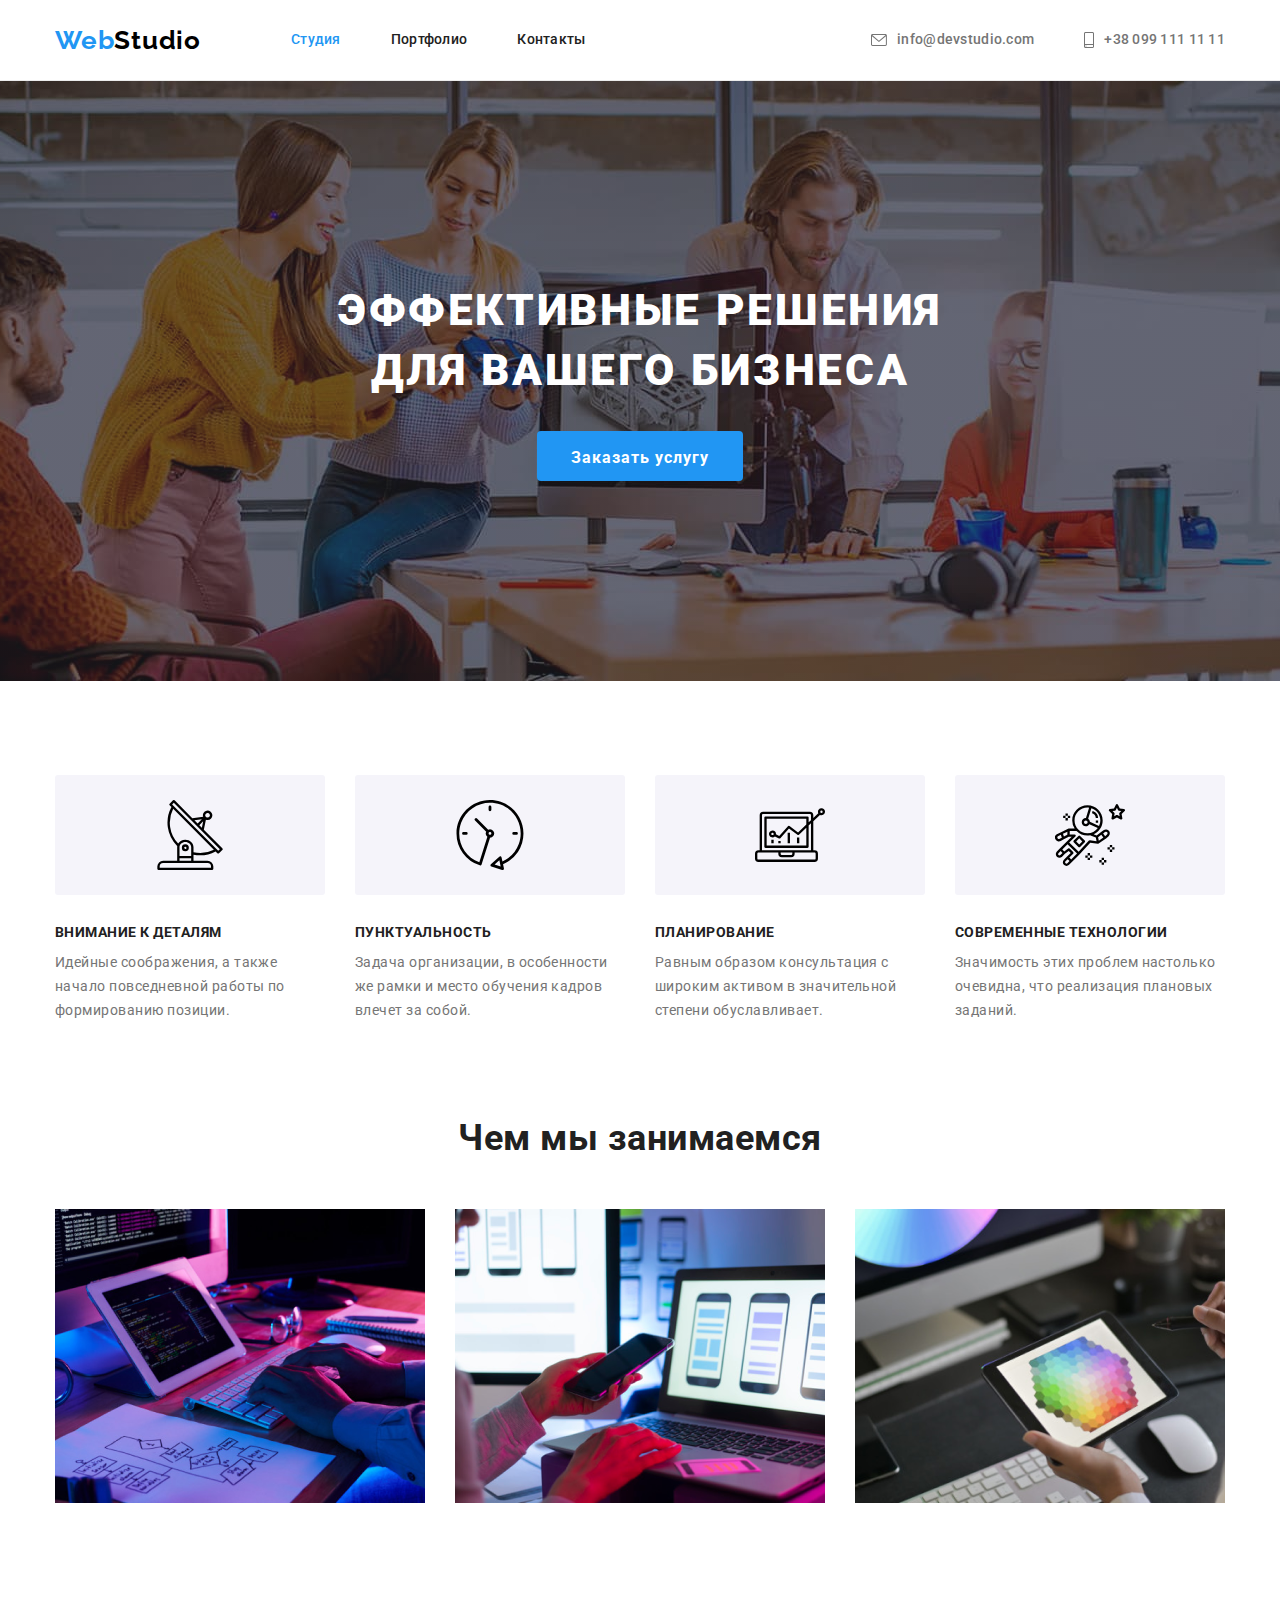
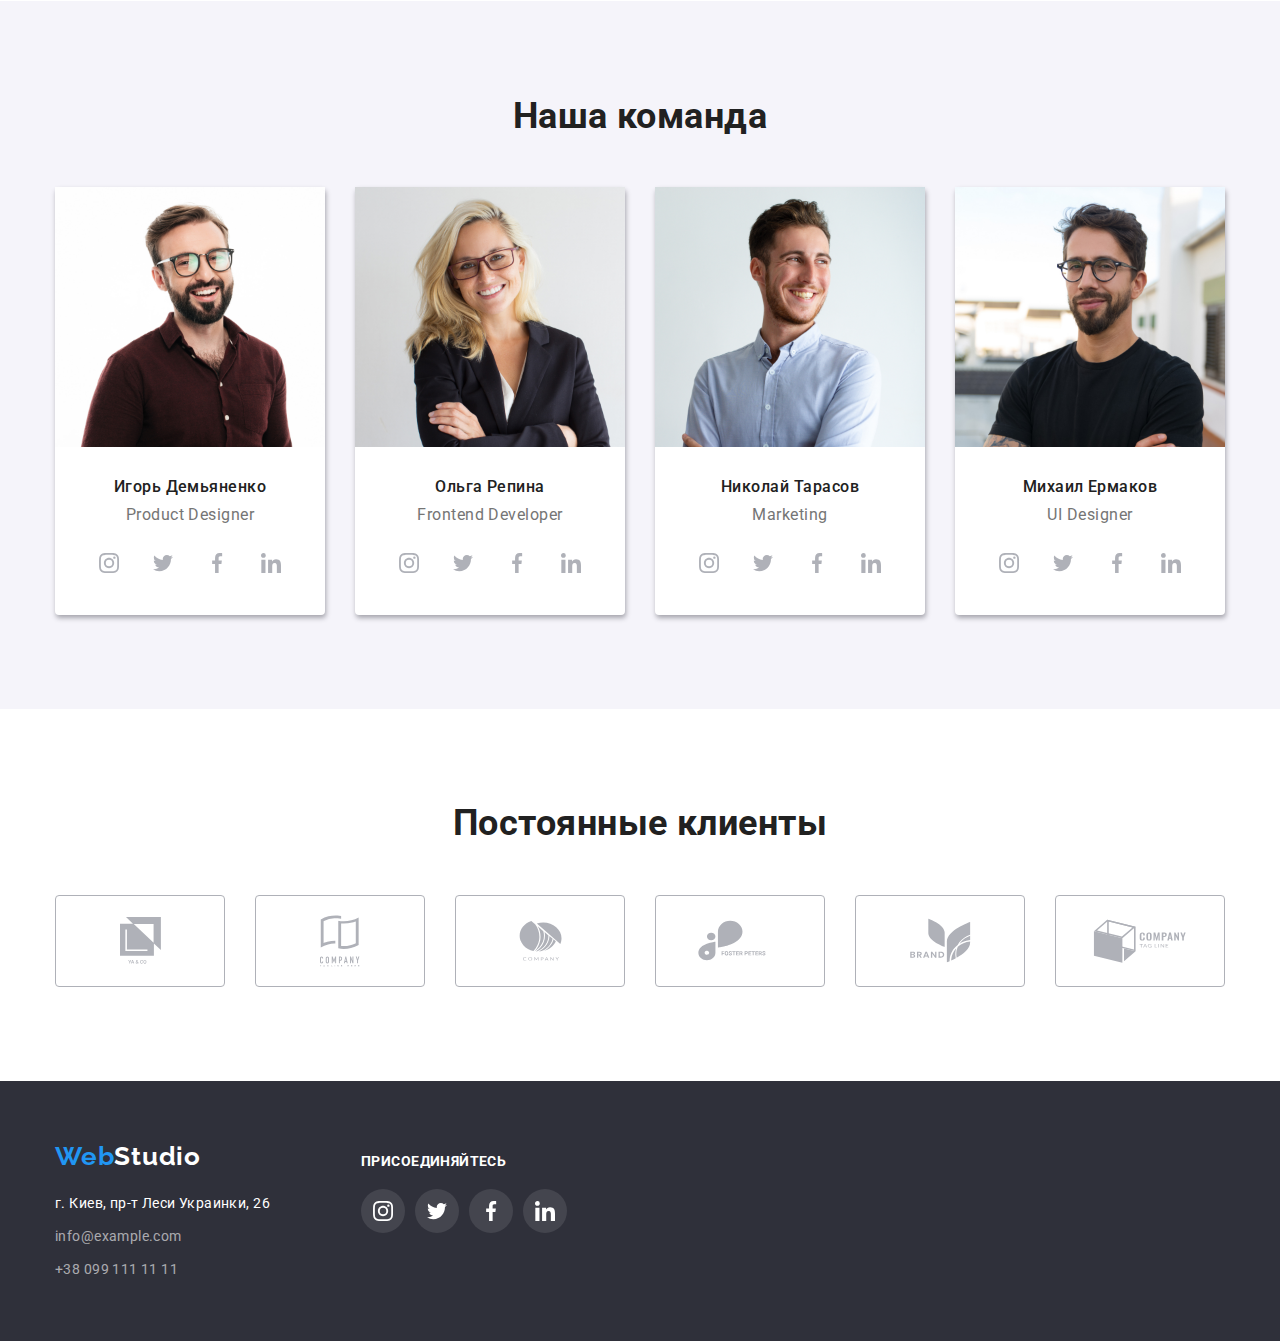
<file: index.html>
<!DOCTYPE html>
<html lang="ru">
  <head>
    <meta charset="UTF-8" />
    <meta http-equiv="X-UA-Compatible" content="IE=edge" />
    <meta name="viewport" content="width=device-width, initial-scale=1.0" />
    <title>Document</title>
    <link rel="preconnect" href="https://fonts.googleapis.com" />
    <link rel="preconnect" href="https://fonts.gstatic.com" crossorigin />
    <link
      href="https://fonts.googleapis.com/css2?family=Raleway:wght@700&family=Roboto:wght@400;500;700;900&display=swap"
      rel="stylesheet"
    />
    <link
      rel="stylesheet"
      href="https://cdnjs.cloudflare.com/ajax/libs/modern-normalize/1.1.0/modern-normalize.min.css"
    />

    <link rel="stylesheet" href="./css/styles.css" />
  </head>
  <body>
    <header class="header">
      <div class="container main-nav">
        <a class="logo" href="/"><span class="logo-web">Web</span>Studio</a>
        <nav class="page-header">
          <ul class="site-nav list">
            <li class="item"><a href="/" class="link current">Студия</a></li>
            <li class="item"><a href="./portfolio.html" class="link">Портфолио</a></li>
            <li class="item"><a href="" class="link">Контакты</a></li>
          </ul>
        </nav>
        <ul class="contacts list">
          <li class="item">
            <a class="contacts-link" href="mailto:info@devstudio.com">
              <svg class="icon-envelope">
                <use href="./images/studio/sprite.svg#icon-envelope"></use>
              </svg>
              info@devstudio.com</a
            >
          </li>
          <li class="item">
            <a class="contacts-link" href="tel:+380991111111">
              <svg class="icon-smartphone">
                <use href="./images/studio/sprite.svg#icon-smartphone"></use>
              </svg>
              +38 099 111 11 11</a
            >
          </li>
        </ul>
      </div>
    </header>
    <main>
      <div class="overlay">
        <section class="hero">
          <h1 class="hero-title">Эффективные решения для вашего бизнеса</h1>
          <button class="order" type="button">Заказать услугу</button>
        </section>
      </div>
      <section class="section">
        <div class="container">
          <h2 class="section-title visually-hidden">Особенности</h2>
          <ul class="feuture-list list">
            <li class="item">
              <div class="feuture-image">
                <svg class="feuture-icon">
                  <use
                    href="./images/studio/sprite.svg#icon-antenna"
                    width="70px"
                    height="70px"
                  ></use>
                </svg>
              </div>
              <h3 class="title">Внимание к деталям</h3>
              <p class="text">
                Идейные соображения, а также начало повседневной работы по формированию позиции.
              </p>
            </li>
            <li class="item">
              <div class="feuture-image">
                <svg class="feuture-icon">
                  <use href="./images/studio/sprite.svg#icon-clock"></use>
                </svg>
              </div>
              <h3 class="title">Пунктуальность</h3>
              <p class="text">
                Задача организации, в особенности же рамки и место обучения кадров влечет за собой.
              </p>
            </li>
            <li class="item">
              <div class="feuture-image">
                <svg class="feuture-icon">
                  <use
                    href="./images/studio/sprite.svg#icon-diagram"
                    width="70px"
                    height="70px"
                  ></use>
                </svg>
              </div>
              <h3 class="title">Планирование</h3>
              <p class="text">
                Равным образом консультация с широким активом в значительной степени обуславливает.
              </p>
            </li>
            <li class="item">
              <div class="feuture-image">
                <svg class="feuture-icon">
                  <use
                    href="./images/studio/sprite.svg#icon-astronaut"
                    width="70px"
                    height="70px"
                  ></use>
                </svg>
              </div>
              <h3 class="title">Современные технологии</h3>
              <p class="text">
                Значимость этих проблем настолько очевидна, что реализация плановых заданий.
              </p>
            </li>
          </ul>
        </div>
      </section>
      <section class="example section">
        <div class="container">
          <h2 class="section-title">Чем мы занимаемся</h2>
          <ul class="examples list">
            <li class="item">
              <a href=""
                ><img src="./images/studio/box.png" alt="Человек набирает код" width="370"
              /></a>
            </li>
            <li class="item">
              <a href=""
                ><img src="./images/studio/box2.png" alt="Сайты на мобильных телефонах" width="370"
              /></a>
            </li>
            <li class="item">
              <a href=""
                ><img src="./images/studio/box3.png" alt="Дизайнер подбирает цвета" width="370"
              /></a>
            </li>
          </ul>
        </div>
      </section>
      <section class="section members">
        <div class="container">
          <h2 class="section-title">Наша команда</h2>
          <ul class="staff list">
            <li class="item">
              <img class="staff-image" src="./images/studio/img.jpg" alt="Мужчина" width="270" />
              <h3 class="staff-name">Игорь Демьяненко</h3>
              <p class="staff-post">Product Designer</p>
              <ul class="socials">
                <li class="social-item">
                  <a href="" class="link">
                    <svg class="social-icon">
                      <use href="./images/studio/sprite.svg#icon-instagram"></use>
                    </svg>
                  </a>
                </li>
                <li class="social-item">
                  <a href="" class="link">
                    <svg class="social-icon">
                      <use href="./images/studio/sprite.svg#icon-twitter"></use>
                    </svg>
                  </a>
                </li>
                <li class="social-item">
                  <a href="" class="link">
                    <svg class="social-icon">
                      <use href="./images/studio/sprite.svg#icon-facebook"></use>
                    </svg>
                  </a>
                </li>
                <li class="social-item">
                  <a href="" class="link">
                    <svg class="social-icon">
                      <use href="./images/studio/sprite.svg#icon-linkedin"></use>
                    </svg>
                  </a>
                </li>
              </ul>
            </li>
            <li class="item">
              <img class="staff-image" src="./images/studio/img(1).jpg" alt="Женщина" width="270" />
              <h3 class="staff-name">Ольга Репина</h3>
              <p class="staff-post">Frontend Developer</p>
              <ul class="socials">
                <li class="social-item">
                  <a href="" class="link">
                    <svg class="social-icon">
                      <use href="./images/studio/sprite.svg#icon-instagram"></use>
                    </svg>
                  </a>
                </li>
                <li class="social-item">
                  <a href="" class="link">
                    <svg class="social-icon">
                      <use href="./images/studio/sprite.svg#icon-twitter"></use>
                    </svg>
                  </a>
                </li>
                <li class="social-item">
                  <a href="" class="link">
                    <svg class="social-icon">
                      <use href="./images/studio/sprite.svg#icon-facebook"></use>
                    </svg>
                  </a>
                </li>
                <li class="social-item">
                  <a href="" class="link">
                    <svg class="social-icon">
                      <use href="./images/studio/sprite.svg#icon-linkedin"></use>
                    </svg>
                  </a>
                </li>
              </ul>
            </li>
            <li class="item">
              <img class="staff-image" src="./images/studio/img(2).jpg" alt="Мужчина" width="270" />
              <h3 class="staff-name">Николай Тарасов</h3>
              <p class="staff-post">Marketing</p>
              <ul class="socials">
                <li class="social-item">
                  <a href="" class="link">
                    <svg class="social-icon">
                      <use href="./images/studio/sprite.svg#icon-instagram"></use>
                    </svg>
                  </a>
                </li>
                <li class="social-item">
                  <a href="" class="link">
                    <svg class="social-icon">
                      <use href="./images/studio/sprite.svg#icon-twitter"></use>
                    </svg>
                  </a>
                </li>
                <li class="social-item">
                  <a href="" class="link">
                    <svg class="social-icon">
                      <use href="./images/studio/sprite.svg#icon-facebook"></use>
                    </svg>
                  </a>
                </li>
                <li class="social-item">
                  <a href="" class="link">
                    <svg class="social-icon">
                      <use href="./images/studio/sprite.svg#icon-linkedin"></use>
                    </svg>
                  </a>
                </li>
              </ul>
            </li>
            <li class="item">
              <img class="staff-image" src="./images/studio/img(3).jpg" alt="Мужчина" width="270" />
              <h3 class="staff-name">Михаил Ермаков</h3>
              <p class="staff-post">UI Designer</p>
              <ul class="socials">
                <li class="social-item">
                  <a href="" class="link">
                    <svg class="social-icon">
                      <use href="./images/studio/sprite.svg#icon-instagram"></use>
                    </svg>
                  </a>
                </li>
                <li class="social-item">
                  <a href="" class="link">
                    <svg class="social-icon">
                      <use href="./images/studio/sprite.svg#icon-twitter"></use>
                    </svg>
                  </a>
                </li>
                <li class="social-item">
                  <a href="" class="link">
                    <svg class="social-icon">
                      <use href="./images/studio/sprite.svg#icon-facebook"></use>
                    </svg>
                  </a>
                </li>
                <li class="social-item">
                  <a href="" class="link">
                    <svg class="social-icon">
                      <use href="./images/studio/sprite.svg#icon-linkedin"></use>
                    </svg>
                  </a>
                </li>
              </ul>
            </li>
          </ul>
        </div>
      </section>
      <section class="clients-section">
        <div class="container">
          <h1 class="title">Постоянные клиенты</h1>
          <ul class="clients">
            <li class="item">
              <a href="" class="link">
                <svg class="icon" height="47px" width="41px">
                  <use href="./images/studio/sprite.svg#icon-group"></use>
                </svg>
              </a>
            </li>
            <li class="item">
              <a href="" class="link">
                <svg class="icon" width="40px" height="52px">
                  <use href="./images/studio/sprite.svg#icon-group1"></use>
                </svg>
              </a>
            </li>
            <li class="item">
              <a href="" class="link">
                <svg class="icon" width="43px" height="41px">
                  <use href="./images/studio/sprite.svg#icon-group2"></use>
                </svg>
              </a>
            </li>
            <li class="item">
              <a href="" class="link">
                <svg class="icon" width="84px" height="41px">
                  <use href="./images/studio/sprite.svg#icon-group3"></use>
                </svg>
              </a>
            </li>
            <li class="item">
              <a href="" class="link">
                <svg class="icon" width="63px" height="45px">
                  <use href="./images/studio/sprite.svg#icon-group4"></use>
                </svg>
              </a>
            </li>
            <li class="item">
              <a href="" class="link">
                <svg class="icon" width="94px" height="44px">
                  <use href="./images/studio/sprite.svg#icon-group5"></use>
                </svg>
              </a>
            </li>
          </ul>
        </div>
      </section>
    </main>
    <footer class="footer">
      <div class="container">
        <div class="flexbox">
          <div>
            <a class="logo" href="/"
              ><span class="logo-web">Web</span><span class="logo-studio">Studio</span></a
            >
            <ul class="links list">
              <li class="item"><p class="adress">г. Киев, пр-т Леси Украинки, 26</p></li>
              <li class="item">
                <a class="link" href="mailto:info@example.com">info@example.com</a>
              </li>
              <li class="item"><a class="link" href="tel:+380991111111">+38 099 111 11 11</a></li>
            </ul>
          </div>
          <div class="footer-socials">
            <h2 class="title">Присоединяйтесь</h2>
            <ul class="socials">
              <li class="social-item">
                <a href="" class="link">
                  <svg class="social-icon">
                    <use href="./images/studio/sprite.svg#icon-instagram"></use>
                  </svg>
                </a>
              </li>
              <li class="social-item">
                <a href="" class="link">
                  <svg class="social-icon">
                    <use href="./images/studio/sprite.svg#icon-twitter"></use>
                  </svg>
                </a>
              </li>
              <li class="social-item">
                <a href="" class="link">
                  <svg class="social-icon">
                    <use href="./images/studio/sprite.svg#icon-facebook"></use>
                  </svg>
                </a>
              </li>
              <li class="social-item">
                <a href="" class="link">
                  <svg class="social-icon">
                    <use href="./images/studio/sprite.svg#icon-linkedin"></use>
                  </svg>
                </a>
              </li>
            </ul>
          </div>
        </div>
      </div>
    </footer>
  </body>
</html>
</file>
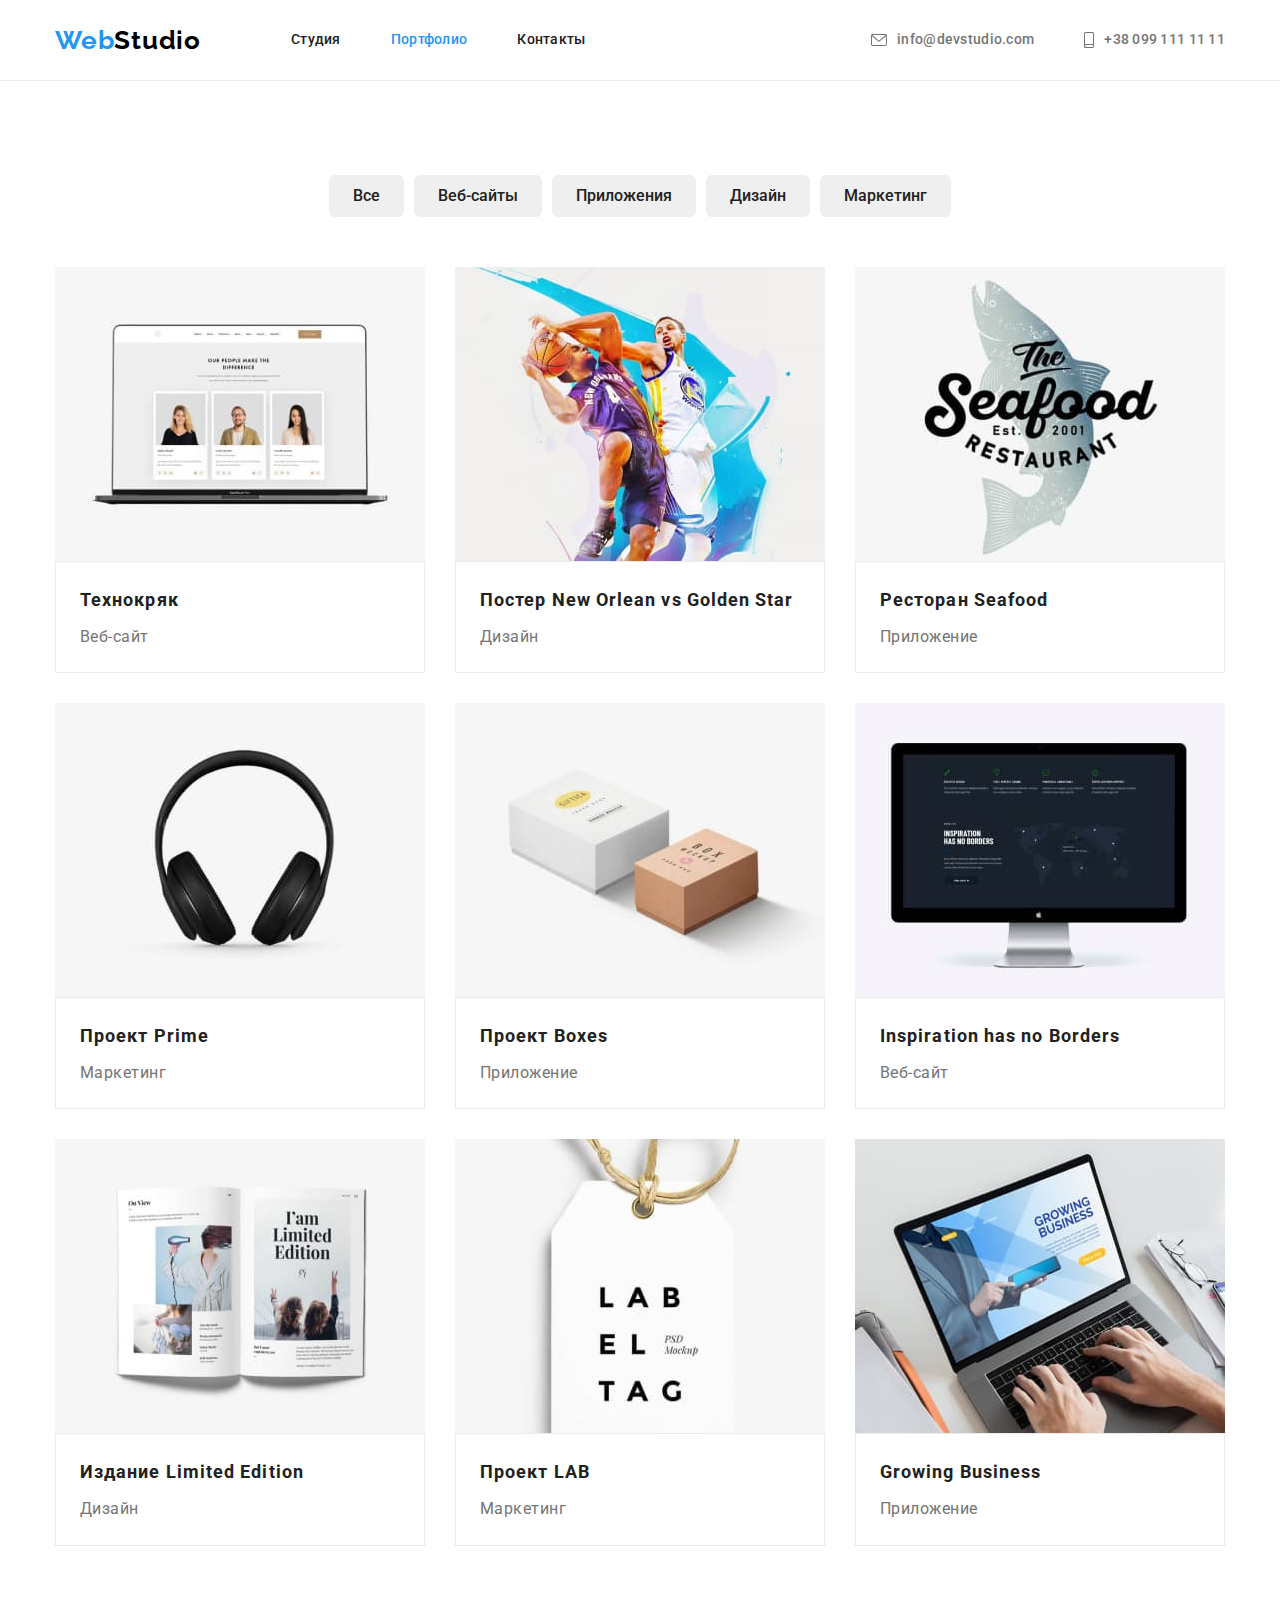
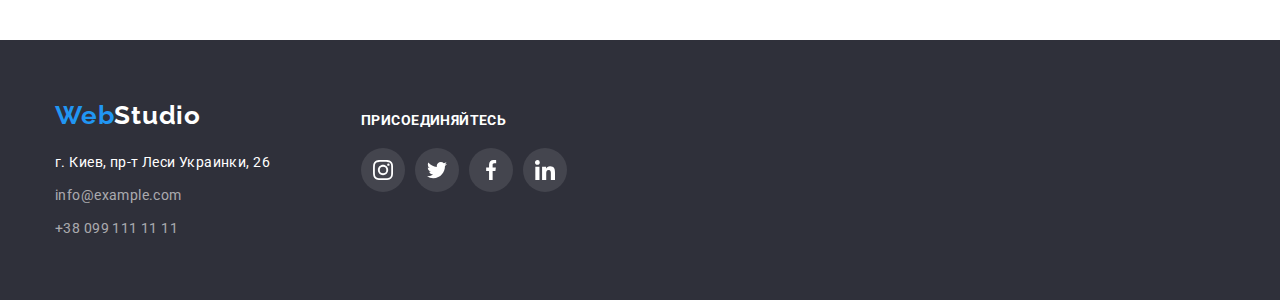
<file: portfolio.html>
<!DOCTYPE html>
<html lang="ru">
  <head>
    <meta charset="UTF-8" />
    <meta http-equiv="X-UA-Compatible" content="IE=edge" />
    <meta name="viewport" content="width=device-width, initial-scale=1.0" />
    <title>Document</title>
    <link rel="preconnect" href="https://fonts.googleapis.com" />
    <link rel="preconnect" href="https://fonts.gstatic.com" crossorigin />
    <link
      href="https://fonts.googleapis.com/css2?family=Raleway:wght@700&family=Roboto:wght@400;500;700;900&display=swap"
      rel="stylesheet"
    />
    <link
      rel="stylesheet"
      href="https://cdnjs.cloudflare.com/ajax/libs/modern-normalize/1.1.0/modern-normalize.min.css"
    />
    <link rel="stylesheet" href="./css/styles.css" />
  </head>
  <body>
    <header class="header">
      <div class="container main-nav">
        <a class="logo" href="/"><span class="logo-web">Web</span>Studio</a>
        <nav class="page-header">
          <ul class="site-nav list">
            <li class="item"><a href="./index.html" class="link">Студия</a></li>
            <li class="item"><a href="./portfolio.html" class="link current">Портфолио</a></li>
            <li class="item"><a href="" class="link">Контакты</a></li>
          </ul>
        </nav>
        <ul class="contacts list">
          <li class="item">
            <a class="contacts-link" href="mailto:info@devstudio.com">
              <svg class="icon-envelope">
                <use href="./images/studio/sprite.svg#icon-envelope"></use>
              </svg>
              info@devstudio.com</a
            >
          </li>
          <li class="item">
            <a class="contacts-link" href="tel:+380991111111">
              <svg class="icon-smartphone">
                <use href="./images/studio/sprite.svg#icon-smartphone"></use>
              </svg>
              +38 099 111 11 11</a
            >
          </li>
        </ul>
      </div>
    </header>
    <main>
      <section class="projects">
        <div class="container">
          <ul class="buttons list">
            <li class="item"><button class="nav-btn" type="button">Все</button></li>
            <li class="item"><button class="nav-btn" type="button">Веб-сайты</button></li>
            <li class="item"><button class="nav-btn" type="button">Приложения</button></li>
            <li class="item"><button class="nav-btn" type="button">Дизайн</button></li>
            <li class="item"><button class="nav-btn" type="button">Маркетинг</button></li>
          </ul>
          <h1 class="visually-hidden">Примеры работ</h1>
          <ul class="works list">
            <li class="item">
              <a class="link" href="">
                <img src="./images/portfolio/img.jpg" alt="Монитор с порртретами" class="image" />
                <div class="item-text">
                  <h2 class="title">Технокряк</h2>
                  <p class="text">Веб-сайт</p>
                </div>
              </a>
            </li>
            <li class="item">
              <a class="link" href=""
                ><img src="./images/portfolio/img(1).jpg" alt="Игра в баскетбол" class="image" />
                <div class="item-text">
                  <h2 class="title">Постер New Orlean vs Golden Star</h2>
                  <p class="text">Дизайн</p>
                </div>
              </a>
            </li>
            <li class="item">
              <a class="link" href=""
                ><img src="./images/portfolio/img(2).jpg" alt="Рыба" class="image" />
                <div class="item-text">
                  <h2 class="title">Ресторан Seafood</h2>
                  <p class="text">Приложение</p>
                </div>
              </a>
            </li>
            <li class="item">
              <a class="link" href=""
                ><img src="./images/portfolio/img(3).jpg" alt="Наушники" class="image" />
                <div class="item-text">
                  <h2 class="title">Проект Prime</h2>
                  <p class="text">Маркетинг</p>
                </div>
              </a>
            </li>
            <li class="item">
              <a class="link" href=""
                ><img src="./images/portfolio/img(4).jpg" alt="Коробки" class="image" />
                <div class="item-text">
                  <h2 class="title">Проект Boxes</h2>
                  <p class="text">Приложение</p>
                </div>
              </a>
            </li>
            <li class="item">
              <a class="link" href=""
                ><img src="./images/portfolio/img(5).jpg" alt="Монитор" class="image" />
                <div class="item-text">
                  <h2 class="title">Inspiration has no Borders</h2>
                  <p class="text">Веб-сайт</p>
                </div>
              </a>
            </li>
            <li class="item">
              <a class="link" href=""
                ><img src="./images/portfolio/img(6).jpg" alt="Журнал" class="image" />
                <div class="item-text">
                  <h2 class="title">Издание Limited Edition</h2>
                  <p class="text">Дизайн</p>
                </div>
              </a>
            </li>
            <li class="item">
              <a class="link" href=""
                ><img src="./images/portfolio/img(7).jpg" alt="Бирка с названием" class="image" />
                <div class="item-text">
                  <h2 class="title">Проект LAB</h2>
                  <p class="text">Маркетинг</p>
                </div>
              </a>
            </li>
            <li class="item">
              <a class="link" href=""
                ><img src="./images/portfolio/img(8).jpg" alt="Работа за ноутбуком" class="image" />
                <div class="item-text">
                  <h2 class="title">Growing Business</h2>
                  <p class="text">Приложение</p>
                </div>
              </a>
            </li>
          </ul>
        </div>
      </section>
    </main>
    <footer class="footer">
      <div class="container">
        <div class="flexbox">
          <div>
            <a class="logo" href="/"
              ><span class="logo-web">Web</span><span class="logo-studio">Studio</span></a
            >
            <ul class="links list">
              <li class="item"><p class="adress">г. Киев, пр-т Леси Украинки, 26</p></li>
              <li class="item">
                <a class="link" href="mailto:info@example.com">info@example.com</a>
              </li>
              <li class="item"><a class="link" href="tel:+380991111111">+38 099 111 11 11</a></li>
            </ul>
          </div>
          <div class="footer-socials">
            <h2 class="title">Присоединяйтесь</h2>
            <ul class="socials">
              <li class="social-item">
                <a href="" class="link">
                  <svg class="social-icon">
                    <use href="./images/studio/sprite.svg#icon-instagram"></use>
                  </svg>
                </a>
              </li>
              <li class="social-item">
                <a href="" class="link">
                  <svg class="social-icon">
                    <use href="./images/studio/sprite.svg#icon-twitter"></use>
                  </svg>
                </a>
              </li>
              <li class="social-item">
                <a href="" class="link">
                  <svg class="social-icon">
                    <use href="./images/studio/sprite.svg#icon-facebook"></use>
                  </svg>
                </a>
              </li>
              <li class="social-item">
                <a href="" class="link">
                  <svg class="social-icon">
                    <use href="./images/studio/sprite.svg#icon-linkedin"></use>
                  </svg>
                </a>
              </li>
            </ul>
          </div>
        </div>
      </div>
    </footer>
  </body>
</html>
</file>
<file: css/styles.css>
/* цвет акцента #2196F3 */
/* цвет основого текста #212121 */
/* доп цвет текста #757575; */
/* белый #FFFFFF */
html {
  box-sizing: border-box;
}

*,
*::before,
*::after {
  box-sizing: inherit;
}

body {
  font-family: Roboto, sans-serif;
  color: var(--secondary-text-color);
}

main {
  letter-spacing: 0.03em;
}
.list {
  padding: 0;
  margin: 0;
  list-style: none;
}

:root {
  --primary-text-color: #212121;
  --secondary-text-color: #757575;
  --accent-color: #2196f3;
  --white-color: #ffffff;
}

.container {
  width: 1200px;
  padding-left: 15px;
  padding-right: 15px;
  margin: 0 auto;
}



/* Header styles */


.header {
  border-bottom: 1px solid #ECECEC;
}

.main-nav {
  display: flex;
  align-items: center;
}
.page-header {
  display: flex;
}

.logo  {
  margin-right: 90px;
}
.logo {
  font-family: Raleway, cursive;
  text-decoration: none;
  font-weight: 700;
  font-size: 26px;
  line-height: 1.19;
  letter-spacing: 0.03em;
  color: #000000;
}
.logo-web {
  color: var(--accent-color);
}
.logo-studio {
  color: var(--white-color);
}

.site-nav {
  display: flex;
}

.site-nav .item:not(:last-child) {
  margin-right: 50px;
}
.site-nav .link {
  display: block;
  padding-top: 32px;
  padding-bottom: 32px;

  color: var(--primary-text-color);
  text-decoration: none;
  font-weight: 500;
  font-size: 14px;
  line-height: 1.14;
  letter-spacing: 0.02em;
}
.site-nav .link:hover,
.site-nav .link:focus {
  color: var(--accent-color);
}

.site-nav .link.current {
  color: var(--accent-color);
}
/* Contacts */

.icon-envelope {
  width: 16px;
  height: 12px;
  margin-right: 10px;
  fill: currentColor;
}

.icon-smartphone {
  width: 10px;
  height: 16px;
  margin-right: 10px;
  fill: currentColor;
}


.contacts {
  display: flex;
  margin-left: auto;t
}
.contacts .item:not(:last-child) {
  margin-right: 50px;
}
.contacts-link {
  text-decoration: none;
  color: var(--secondary-text-color);
  font-weight: 500;
  font-size: 14px;
  line-height: 1.14;
  letter-spacing: 0.02em;
  justify-content: center;
  display: flex;
  align-items: center;
}
.contacts-link:hover,
.contacts-link:focus {
  color: var(--accent-color);
}
/* Order button */
.order {
  height: 50px;
  min-width: 200px;
  display: inline-block;
  border-radius: 4px;
  padding: 10px 32px;
  background: var(--accent-color);
  color: var(--white-color);
  text-align: center;
  border-color: transparent;
  
  cursor: pointer;
 text-decoration: none;
  font-weight: 700;
  font-size: 16px;
  line-height: 1.9; 
  letter-spacing: 0.06em;
}
.order:hover,
.order:focus {
  background-color: #188CE8;
}
/* sections styles */
.section {
  padding-top: 94px;
}

.section-title {
  margin-top: 0;
  margin-bottom: 50px;
  color: var(--primary-text-color);
  font-weight: 700;
  font-size: 36px;
  line-height: 1.17;
  text-align: center;
}
/* hero */
.hero {
  display: block;
  padding-bottom: 200px;
  padding-top: 200px;
  text-align: center;
}

.overlay {
  max-width: 1600px;
  height: 600px;
  margin-left: auto;
  margin-right: auto;
  background-image: linear-gradient(to right,rgba(47, 48, 58, 0.4),rgba(47, 48, 58, 0.4) ),
  url(../images/studio/background.jpg);
  background-size: cover;
  background-position: center;
}



.hero-title {
  margin-left: auto;
  margin-right: auto;
  width: 700px;
  margin-top: 0;
  margin-bottom: 30px;

  color: var(--white-color);
  font-family: 'Roboto';
  font-style: normal;
  font-weight: 900;
  font-size: 44px;
  line-height: 1.36;
  text-align: center;
  letter-spacing: 0.06em;
  text-transform: uppercase;
}

/* fetures */

.feuture-list {
  display: flex;
}
.feuture-list .item:not(:last-child) {
  margin-right: 30px;
}
.feuture-icon {
 
  width: 70px;
  height: 70px;
}

.feuture-image {
  width: 270px;
  height: 120px;
  border-radius: 3px;
  display: flex;
  background-color: #F5F4FA;
  justify-content: center;
  align-items: center;

}

.feuture-list .title {
  margin-top: 30px;
  margin-bottom: 10px;
  color: var(--primary-text-color);
  font-weight: 700;
  font-size: 14px;
  line-height: 1.14;
  text-transform: uppercase;
}

.feuture-list .text {
  margin-top: 0;
  margin-bottom: 0;
  font-size: 14px;
  line-height: 1.71;
}

/* exaples styles */
.example {
  padding-bottom: 94px;
}
.examples {
  justify-content: center;
  display: flex;
}
.examples .item:not(:last-child) {
  margin-right: 30px;
}
/* members */
.members {
  padding-bottom: 94px;
  background-color: #f5f4fa;
}

.socials {
  margin: 0;
  display: flex;
  list-style: none;
  padding: 0;
}

.staff-image {
  display: block;
}

.staff .socials {
  margin-bottom: 30px;
  margin-right: 32px;
  margin-left: 32px;
  margin-top: 16px;
}

.social-item {
  width: 44px;
  height: 44px;
  border-radius: 50%;
}

.social-item .link:focus,
.social-item .link:hover {
  background-color: var(--accent-color);
  color: var(--white-color);
}
.social-icon{
  width: 20px;
  height: 20px;
  fill: currentColor;
}
.social-item .link {
  justify-content: center;
  align-items: center;
  border-radius: 50%;
  width: 44px;
  height: 44px;
  display: flex;
  color: #AFB1B8;
  background-color:  rgba(255, 255, 255, 0.1);
}

.social-item:not(:last-child){
  margin-right: 10px;
}


.staff {
  text-align: center;
  display: flex;
}
.staff .item {
  border-radius: 4px;
  box-shadow: 1px 3px 5px rgba(47, 48, 58, 0.4);
  width: 270px;
  height: 428px;
  padding-bottom: 30px;
  background-color: var(--white-color);
}
.staff .item:not(:last-child) {
  margin-right: 30px;
}
.staff-name {
  margin-top: 30px;
  margin-bottom: 0;
  color: var(--primary-text-color);
  font-weight: 500;
  font-size: 16px;
  line-height: 1.19;
}
.staff-post {
  margin-top: 10px;
  margin-bottom: 0;
  color: var(--secondary-text-color);
}
/* Clients */

.clients-section {
  padding-top: 94px;
  padding-bottom: 94px;
}

.clients-section .title {
  font-weight: 700;
  font-size: 36px;
  line-height: 1,17;
  text-align: center;
  width: 390px;
  margin: auto;
  color: var(--primary-text-color);
}

.clients {
  margin-bottom: 0;
  margin-top: 50px;
  padding: 0;
  display: flex;
  list-style: none;
}


.clients .link {
  justify-content: center;
  align-items: center;
  text-decoration: none;
  display: flex;
  width: 170px;
  height: 92px;
  color: #AFB1B8;
  border: 1px solid #AFB1B8;
  border-radius: 4px;
}

.clients .link:hover,
.clients .link:focus {
  border-color: var(--accent-color);
  color: var(--accent-color);

}

.clients .icon {
  fill: currentColor;
} 

.clients .item {
  display: flex;
  width: 170px;
  height: 92px;
}

.clients .item:not(:last-child) {
  margin-right: 30px;
}
/* footer */

.flexbox {
  display: flex;
}

.footer-socials .link {
  color: var(--white-color);
}
.footer {
  display: flex;
  padding-top: 60px;
  padding-bottom: 60px;
  background-color: #2f303a;
}

.links {
  margin-top: 20px;
}
.links .item:not(:last-child) {
  margin-bottom: 9px;
}
.links .adress {
  margin-top: 0;
  margin-bottom: 0;
  font-size: 14px;
  line-height: 1.71;
  letter-spacing: 0.03em;
  color: #ffffff;
}
.links .link {
  font-size: 14px;
  line-height: 1.71;
  letter-spacing: 0.03em;
  color: rgba(255, 255, 255, 0.6);
  text-decoration: none;
}
.links .link:hover,
.links .link:focus {
  color: var(--accent-color);
}

.footer-socials {
  margin-top: 12px;
  margin-left: 70px;
}

.footer-socials .title {
font-weight: 700;
font-size: 14px;
line-height: 1,14;
letter-spacing: 0.03em;
text-transform: uppercase;

color: #FFFFFF;
margin-bottom: 20px;
margin-top: 0;
}
/* portfolio */
.image {
  display: block;
}

.item-text {
  margin-top: 0;
  margin-bottom: 0;
  border: 1px solid #ECECEC;
  padding: 20px 24px;
}

.buttons {
  display: flex;
  justify-content: center;
  margin-bottom: 50px;
}

.nav-btn {
  border-radius: 6px;
  padding: 6px 22px;
  border-color: transparent;

  cursor: pointer;
  font-family: Roboto, sans-serif;
  font-weight: 500;
  font-size: 16px;
  line-height: 1.6;
  text-align: center;
  color: var(--primary-text-color);
}

.buttons .item:not(:last-child) {
  margin-right: 10px;
}
.nav-btn:hover,
.nav-btn:focus {
  box-shadow: 0 2px 3px rgba(47, 48, 58, 0.4);
  color: var(--white-color);
  background-color: var(--accent-color);
}
.projects {
  padding-top: 94px;
  padding-bottom: 94px;
}
.works {
  display: flex;
  flex-wrap: wrap;

}
.works .link {
  margin-top: 0;
  margin-bottom: 0;
  text-decoration: none;
}
.works .title {
  margin-top: 0;
  margin-bottom: 0;

  font-weight: 700;
  font-size: 18px;
  line-height: 2;
  letter-spacing: 0.06em;
  color: var(--primary-text-color);
}
.works .text {
  margin-top: 4px;
  margin-bottom: 0;

  font-size: 16px;
  line-height: 1.9;
  color: var(--secondary-text-color);
}
.works .item {
  width: 370px;
  margin-right: 30px;
  margin-bottom: 30px;
  
}

.works .item:hover,
.works .item:focus{
  box-shadow: 1px 3px 5px rgba(47, 48, 58, 0.4);
}



.works .item:nth-last-child(-n+3) {
  margin-bottom: 0;
}
.works .item:nth-child(3n) {
  margin-right: 0;
}

.visually-hidden {
  position: absolute;
  white-space: nowrap;
  width: 1px;
  height: 1px;
  overflow: hidden;
  border: 0;
  padding: 0;
  clip: rect(0 0 0 0);
  clip-path: inset(50%);
  margin: -1px;
}
</file>
